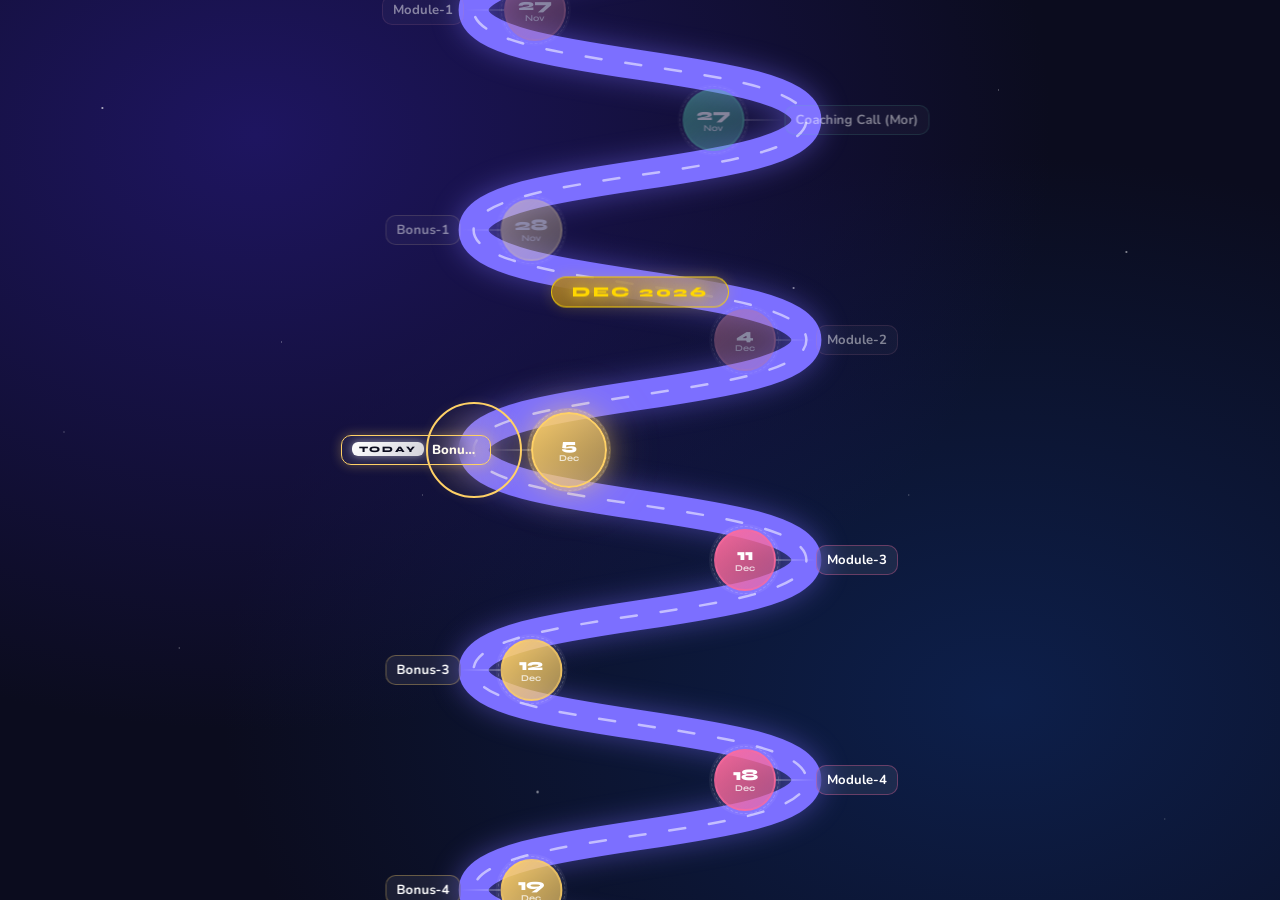
<file: index.html>
<!DOCTYPE html>
<html lang="en">
<head>
<meta charset="UTF-8">
<meta name="viewport" content="width=device-width, initial-scale=1.0, maximum-scale=1.0, user-scalable=no">
<title>Master Your Destiny</title>
<link href="https://fonts.googleapis.com/css2?family=Syne:wght@700;800&family=Nunito:wght@400;600;700&display=swap" rel="stylesheet">
<link rel="stylesheet" href="style.css">
</head>
<body>

<audio id="clickSound" src="click.mp3" preload="auto"></audio>
<div class="stars-bg"></div>

<!-- ═══════════════ ROADMAP VIEW ═══════════════ -->
<div class="view" id="rm-view">

  <!-- sticky header -->
  <div class="rm-header fu">
    <div class="rm-tag">November 2026 – February 2027</div>
    <div class="rm-title">Master Your Destiny</div>

  </div>

  <!-- legend -->
  <div class="legend fu2">
    <div class="lpill"><span class="ldot" style="background:#ff6b9d"></span>Module</div>
    <div class="lpill"><span class="ldot" style="background:#ffd166"></span>Bonus</div>
    <div class="lpill"><span class="ldot" style="background:#06d6a0"></span>Coaching</div>
    <div class="lpill"><span class="ldot" style="background:#a78bfa"></span>Pre-Coaching</div>

  </div>

  <!-- road canvas -->
  <div class="rm-canvas-wrap fu3">
    <div class="rm-canvas" id="rmCanvas">
      <svg class="rm-svg" id="rmSvg" xmlns="http://www.w3.org/2000/svg">
        <path class="r-road" id="roadPath"/>
        <path class="r-dash" id="dashPath"/>
      </svg>
      <div id="milestones"></div>
    </div>
  </div>

</div><!-- /rm-view -->

<!-- ═══════════════ DETAIL VIEW ═══════════════ -->
<div class="view hidden" id="dt-view">
  <div class="dt-topbar">
    <button class="back-btn" onclick="goBack()">←</button>
    <div class="topbar-title" id="dtTopTitle"></div>
  </div>
  <div class="dt-inner">
    <div class="dt-hero fu" id="dtHero"></div>
    <div id="dtBody"></div>
    <div style="height:60px"></div>
  </div>
</div>

<script>
/* ─────────────────────────────────────────────
   MILESTONE DATA
───────────────────────────────────────────── */
const MILESTONES = [
  { date:"Nov 23", mL:"Nov 2026", type:"precoaching", color:"#a78bfa", icon:"🚀", title:"Pre-Coaching Call-1", sub:"Foundation & Orientation", act:[{icon:"🚀",t:"Pre-Coaching Call-1"}], note:[{icon:"💡",t:"Access",d:"Tagmango Portal → Pre-Coaching Call-1"}] },
  { date:"Nov 24", type:"precoaching", color:"#a78bfa", icon:"🚀", title:"Pre-Coaching Call-2", sub:"Setting Your Intentions", act:[{icon:"🚀",t:"Pre-Coaching Call-2"}], note:[{icon:"💡",t:"Access",d:"Tagmango Portal → Pre-Coaching Call-2"}] },
  { date:"Nov 25", type:"precoaching", color:"#a78bfa", icon:"🚀", title:"Pre-Coaching Call-3", sub:"Building the Mindset", act:[{icon:"🚀",t:"Pre-Coaching Call-3"}], note:[{icon:"💡",t:"Access",d:"Tagmango Portal → Pre-Coaching Call-3"}] },
  { date:"Nov 26", type:"precoaching", color:"#a78bfa", icon:"🚀", title:"Pre-Coaching Call-4", sub:"Getting Journey-Ready", act:[{icon:"🚀",t:"Pre-Coaching Call-4"}], note:[{icon:"💡",t:"Access",d:"Tagmango Portal → Pre-Coaching Call-4"}] },
  { date:"Nov 27", type:"module", color:"#ff6b9d", icon:"📚", title:"Module-1", sub:"Creating a Paradigm Shift", act:[{icon:"📖",t:"Module-1: Creating a Paradigm Shift",d:"Creating a Paradigm Shift",tm:"Self-paced"}], note:[{icon:"💡",t:"Access",d:"Tagmango Portal → Module-1"}] },
  { date:"Nov 27", type:"coaching", color:"#06d6a0", icon:"🎙️", title:"Coaching Call (Mor)", sub:"Morning Coaching", act:[{icon:"🎙️",t:"Coaching Call – Morning",d:"Live group coaching.",tm:"9:00 – 11:00 AM"}], note:[{icon:"📞",t:"Coaching Calls",d:"All coaching calls on Sunday 9AM–11AM or 7PM–9PM."}] },
  { date:"Nov 28", type:"bonus", color:"#ffd166", icon:"⭐", title:"Bonus-1", sub:"11 Spiritual Laws of the Universe", act:[{icon:"🎁",t:"Bonus-1: 11 Spiritual Laws of the Universe",d:"11 Spiritual Laws of the Universe",tm:"Self-paced"}], note:[{icon:"💡",t:"Access",d:"Tagmango Portal → Bonus-1"}] },
  { date:"Dec 4", mL:"Dec 2026", type:"module", color:"#ff6b9d", icon:"📚", title:"Module-2", sub:"Manifesting from the Quantum Realm", act:[{icon:"📖",t:"Module-2: Manifesting from the Quantum Realm & Healing The Inner Child",d:"Manifesting from the Quantum Realm & Healing The Inner Child",tm:"Self-paced"}], note:[{icon:"💡",t:"Access",d:"Tagmango Portal → Module-2"}] },
  { date:"Dec 5", type:"bonus", color:"#ffd166", icon:"⭐", title:"Bonus-2", sub:"Opening Your Heart to Divine Love", act:[{icon:"🎁",t:"Bonus-2: Opening Your Heart to the Divine Unconditional Love",d:"Opening Your Heart to the Divine Unconditional Love",tm:"Self-paced"}], note:[{icon:"💡",t:"Access",d:"Tagmango Portal → Bonus-2"}] },
  { date:"Dec 11", type:"module", color:"#ff6b9d", icon:"📚", title:"Module-3", sub:"Identity Shift & Quantum Jumping", act:[{icon:"📖",t:"Module-3: Identity Shift & Quantum Jumping",d:"Identity Shift & Quantum Jumping",tm:"Self-paced"}], note:[{icon:"💡",t:"Access",d:"Tagmango Portal → Module-3"}] },
  { date:"Dec 12", type:"bonus", color:"#ffd166", icon:"⭐", title:"Bonus-3", sub:"Activating Intuition & Inner Wisdom", act:[{icon:"🎁",t:"Bonus-3: Activating Intuition & Inner Wisdom",d:"Activating Intuition & Inner Wisdom",tm:"Self-paced"}], note:[{icon:"💡",t:"Access",d:"Tagmango Portal → Bonus-3"}] },
  { date:"Dec 18", type:"module", color:"#ff6b9d", icon:"📚", title:"Module-4", sub:"Emotional Mastery & Self-concept Rebuild", act:[{icon:"📖",t:"Module-4: Emotional Mastery & Self-concept Rebuild",d:"Emotional Mastery & Self-concept Rebuild",tm:"Self-paced"}], note:[{icon:"💡",t:"Access",d:"Tagmango Portal → Module-4"}] },
  { date:"Dec 19", type:"bonus", color:"#ffd166", icon:"⭐", title:"Bonus-4", sub:"Emotional Freedom Technique (EFT)", act:[{icon:"🎁",t:"Bonus-4: Emotional Freedom Technique (EFT)",d:"Emotional Freedom Technique (EFT)",tm:"Self-paced"}], note:[{icon:"💡",t:"Access",d:"Tagmango Portal → Bonus-4"}] },
  { date:"Dec 20", type:"coaching", color:"#06d6a0", icon:"🎙️", title:"Coaching Call (Mor)", sub:"Morning Coaching", act:[{icon:"🎙️",t:"Coaching Call – Morning",d:"Live group coaching.",tm:"9:00 – 11:00 AM"}], note:[{icon:"📞",t:"Coaching Calls",d:"All coaching calls on Sunday 9AM–11AM or 7PM–9PM."}] },
  { date:"Dec 25", type:"module", color:"#ff6b9d", icon:"📚", title:"Module-5", sub:"Releasing Blocks & Building Mental Resilience", act:[{icon:"📖",t:"Module-5: Releasing Blocks & Building Mental Resilience",d:"Releasing Blocks & Building Mental Resilience",tm:"Self-paced"}], note:[{icon:"💡",t:"Access",d:"Tagmango Portal → Module-5"}] },
  { date:"Dec 26", type:"bonus", color:"#ffd166", icon:"⭐", title:"Bonus-5", sub:"Guided Meditation for Quantum Healing", act:[{icon:"🎁",t:"Bonus-5: Guided Meditation for Quantum Healing",d:"Guided Meditation for Quantum Healing",tm:"Self-paced"}], note:[{icon:"💡",t:"Access",d:"Tagmango Portal → Bonus-5"}] },
  { date:"Jan 1", yr:2027, mL:"Jan 2027", type:"module", color:"#ff6b9d", icon:"📚", title:"Module-6", sub:"Belief Rewiring & Living from the End", act:[{icon:"📖",t:"Module-6: Belief Rewiring & Living from the End",d:"Belief Rewiring & Living from the End",tm:"Self-paced"}], note:[{icon:"💡",t:"Access",d:"Tagmango Portal → Module-6"}] },
  { date:"Jan 2", yr:2027, type:"bonus", color:"#ffd166", icon:"⭐", title:"Bonus-6", sub:"Chakra Balancing & Cleansing", act:[{icon:"🎁",t:"Bonus-6: Guided Meditation for Chakra Balancing & Chakra Cleansing",d:"Guided Meditation for Chakra Balancing & Chakra Cleansing",tm:"Self-paced"}], note:[{icon:"💡",t:"Access",d:"Tagmango Portal → Bonus-6"}] },
  { date:"Jan 3", yr:2027, type:"coaching", color:"#06d6a0", icon:"🎙️", title:"Coaching Call (Eve)", sub:"Group Coaching", act:[{icon:"🎙️",t:"Coaching Call – Evening",d:"Live group coaching.",tm:"7:00 – 9:00 PM"}], note:[{icon:"📞",t:"Coaching Calls",d:"All coaching calls on Sunday 9AM–11AM or 7PM–9PM."}] },
  { date:"Jan 8", yr:2027, type:"module", color:"#ff6b9d", icon:"📚", title:"Module-7", sub:"Reclaiming Your Power", act:[{icon:"📖",t:"Module-7: Reclaiming Your Power",d:"Reclaiming Your Power",tm:"Self-paced"}], note:[{icon:"💡",t:"Access",d:"Tagmango Portal → Module-7"}] },
  { date:"Jan 9", yr:2027, type:"bonus", color:"#ffd166", icon:"🌟", title:"Bonus-Special-1", sub:"Ancestral & Generational Trauma Healing", act:[{icon:"🌟",t:"Special Bonus: Ancestral & Generational Trauma Healing",d:"Ancestral & Generational Trauma Healing",tm:"Self-paced"}], note:[{icon:"💡",t:"Access",d:"Tagmango Portal → Bonus-Special-1"}] },
  { date:"Jan 15", yr:2027, type:"module", color:"#ff6b9d", icon:"📚", title:"Module-8", sub:"Energetic Alignment & Daily Rituals", act:[{icon:"📖",t:"Module-8: Energetic Alignment & Daily Rituals",d:"Energetic Alignment & Daily Rituals",tm:"Self-paced"}], note:[{icon:"💡",t:"Access",d:"Tagmango Portal → Module-8"}] },
  { date:"Jan 16", yr:2027, type:"bonus", color:"#ffd166", icon:"⭐", title:"Bonus-Special-2", sub:"Guided Meditation on Anxiety & Stress Relief", act:[{icon:"🌟",t:"Special Bonus-2: Guided Meditation on Anxiety & Stress Relief",d:"Guided Meditation on Anxiety & Stress Relief",tm:"Self-paced"}], note:[{icon:"💡",t:"Access",d:"Tagmango Portal → Bonus-Special-2"}] },
  { date:"Jan 22", yr:2027, type:"module", color:"#ff6b9d", icon:"📚", title:"Module-9", sub:"Embodiment of the Future Self", act:[{icon:"📖",t:"Module-9: Embodiment of the Future Self",d:"Embodiment of the Future Self",tm:"Self-paced"}], note:[{icon:"💡",t:"Access",d:"Tagmango Portal → Module-9"}] },
  { date:"Jan 23", yr:2027, type:"bonus", color:"#ffd166", icon:"🌟", title:"Bonus-Special-3", sub:"Guided Meditation on Letting Go", act:[{icon:"🌟",t:"Special Bonus-3: Guided Meditation on Letting Go",d:"Guided Meditation on Letting Go",tm:"Self-paced"}], note:[{icon:"💡",t:"Access",d:"Tagmango Portal → Bonus-Special-3"}] },
  { date:"Jan 24", yr:2027, type:"coaching", color:"#06d6a0", icon:"🎙️", title:"Coaching Call (Mor)", sub:"Morning Coaching", act:[{icon:"🎙️",t:"Coaching Call – Morning",d:"Live group coaching.",tm:"9:00 – 11:00 AM"}], note:[{icon:"📞",t:"Coaching Calls",d:"All coaching calls on Sunday 9AM–11AM or 7PM–9PM."}] },
  { date:"Jan 29", yr:2027, type:"module", color:"#ff6b9d", icon:"📚", title:"Module-10", sub:"Heart Brain Coherence & Intuition Activation", act:[{icon:"📖",t:"Module-10: Heart Brain Coherence & Intuition Activation",d:"Heart Brain Coherence & Intuition Activation",tm:"Self-paced"}], note:[{icon:"💡",t:"Access",d:"Tagmango Portal → Module-10"}] },
  { date:"Feb 5", yr:2027, mL:"Feb 2027", type:"module", color:"#ff6b9d", icon:"📚", title:"Module-11", sub:"Manifestation From Wholeness", act:[{icon:"📖",t:"Module-11: Manifestation From Wholeness",d:"Manifestation From Wholeness",tm:"Self-paced"}], note:[{icon:"💡",t:"Access",d:"Tagmango Portal → Module-11"}] },
  { date:"Feb 7", yr:2027, type:"coaching", color:"#06d6a0", icon:"🎙️", title:"Coaching Call (Eve)", sub:"Group Coaching", act:[{icon:"🎙️",t:"Coaching Call – Evening",d:"Live group coaching.",tm:"7:00 – 9:00 PM"}], note:[{icon:"📞",t:"Coaching Calls",d:"All coaching calls on Sunday 9AM–11AM or 7PM–9PM."}] },
  { date:"Feb 12", yr:2027, type:"module", color:"#ff6b9d", icon:"📚", title:"Module-12", sub:"Integration, Expansion & Destiny Blueprint", act:[{icon:"📖",t:"Module-12: Integration, Expansion & Destiny Blueprint",d:"Integration, Expansion & Destiny Blueprint",tm:"Self-paced"}], note:[{icon:"💡",t:"Access",d:"Tagmango Portal → Module-12"}] },
  { date:"Feb 28", yr:2027, type:"coaching", color:"#06d6a0", icon:"🎙️", title:"Coaching Call (Mor)", sub:"Morning Coaching", act:[{icon:"🎙️",t:"Coaching Call – Morning",d:"Live group coaching.",tm:"9:00 – 11:00 AM"}], note:[{icon:"📞",t:"Coaching Calls",d:"All coaching calls on Sunday 9AM–11AM or 7PM–9PM."}] },
];

/* ─────────────────────────────────────────────
   CURRENT DAY DETECTION
   Parses each milestone's date string and
   compares to today. Works automatically every
   day — zero manual editing needed.
───────────────────────────────────────────── */
const MONTH_MAP = {
  'Jan':0,'Feb':1,'Mar':2,'Apr':3,'May':4,'Jun':5,
  'Jul':6,'Aug':7,'Sep':8,'Oct':9,'Nov':10,'Dec':11
};

function parseMilestoneDate(dateStr, yr) {
  // e.g. "May 6" → Date(2026, 4, 6). Pass yr for entries that fall in 2027.
  const [mon, day] = dateStr.split(' ');
  return new Date(yr || 2026, MONTH_MAP[mon], parseInt(day, 10));
}

function getMilestoneStatus(dateStr, yr) {
  const today = new Date();
  today.setHours(0, 0, 0, 0);
  const mDate = parseMilestoneDate(dateStr, yr);
  if (mDate.getTime() === today.getTime()) return 'today';
  if (mDate < today) return 'past';
  return 'future';
}

/* Find the first "today" milestone index — only exact date match */
function getTodayIndex() {
  for (let i = 0; i < MILESTONES.length; i++) {
    if (getMilestoneStatus(MILESTONES[i].date, MILESTONES[i].yr) === 'today') return i;
  }
  return -1; // today is not a milestone date
}

/* ─────────────────────────────────────────────
   LAYOUT — responsive, computed once on render
───────────────────────────────────────────── */
function getLayout() {
  const vw      = window.innerWidth;
  const mobile  = vw < 600;
  const CW      = Math.min(vw, 520);
  const SWING   = mobile ? CW * 0.28 : CW * 0.32;
  const SPACING = mobile ? 90 : 110;
  /* ↑↑ TOP_PAD increased by 60px to create breathing room for the flag */
  const TOP_PAD = mobile ? 170 : 190;
  const BOT_PAD = mobile ? 110 : 130;
  const CX      = CW / 2;
  return { CW, SWING, SPACING, TOP_PAD, BOT_PAD, CX, mobile };
}

function getX(i, layout) {
  return (i % 2 === 0)
    ? layout.CX - layout.SWING
    : layout.CX + layout.SWING;
}

function buildPath(layout) {
  const { SPACING, TOP_PAD, BOT_PAD, CW } = layout;
  const N   = MILESTONES.length;
  const CH  = TOP_PAD + (N - 1) * SPACING + BOT_PAD;
  const pts = MILESTONES.map((_, i) => ({
    x: getX(i, layout),
    y: TOP_PAD + i * SPACING
  }));

  let d = `M ${pts[0].x} ${TOP_PAD - 55}`;

  pts.forEach((p, i) => {
    if (i === 0) {
      d += ` L ${p.x} ${p.y}`;
    } else {
      const prev = pts[i - 1];
      const c1x = prev.x, c1y = prev.y + SPACING * 0.55;
      const c2x = p.x,    c2y = p.y   - SPACING * 0.55;
      d += ` C ${c1x} ${c1y}, ${c2x} ${c2y}, ${p.x} ${p.y}`;
    }
  });

  const last = pts[N - 1];
  d += ` L ${last.x} ${CH - BOT_PAD + 55}`;

  return { d, pts, CH };
}

/* ─────────────────────────────────────────────
   RENDER
───────────────────────────────────────────── */
let todayMilestoneEl = null; // reference for auto-scroll

function renderRoadmap() {
  todayMilestoneEl = null;
  const layout = getLayout();
  const { CW, TOP_PAD, BOT_PAD, mobile } = layout;
  const { d, pts, CH } = buildPath(layout);

  const circleSize = mobile ? 52 : 62;
  const armW       = mobile ? 28 : 40;
  const labelMax   = mobile ? 110 : 150;
  const flagSize   = mobile ? 48 : 64;
  const trophySize = mobile ? '2.6rem' : '3.6rem';

  const svg = document.getElementById('rmSvg');
  svg.setAttribute('viewBox', `0 0 ${CW} ${CH}`);

  const canvas = document.getElementById('rmCanvas');
  canvas.style.width  = CW + 'px';
  canvas.style.height = CH + 'px';

  document.getElementById('roadPath').setAttribute('d', d);
  document.getElementById('dashPath').setAttribute('d', d);

  const wrap = document.getElementById('milestones');
  wrap.innerHTML = '';

  /* ── CHEQUERED FLAG ────────────────────────────────────── */
  const flagX = pts[0].x;
  const flagY = TOP_PAD - 55;
  const flagEl = document.createElement('div');
  flagEl.className = 'road-flag';
  flagEl.style.left = (flagX / CW * 100) + '%';
  flagEl.style.top  = (flagY / CH * 100) + '%';
  flagEl.innerHTML = `
    <svg class="flag-svg" style="width:${flagSize}px;height:${Math.round(flagSize*0.67)}px" viewBox="0 0 56 38" xmlns="http://www.w3.org/2000/svg">
      <rect width="56" height="38" fill="#fff"/>
      <rect x="0"  y="0"  width="14" height="12" fill="#111"/>
      <rect x="28" y="0"  width="14" height="12" fill="#111"/>
      <rect x="14" y="12" width="14" height="13" fill="#111"/>
      <rect x="42" y="12" width="14" height="13" fill="#111"/>
      <rect x="0"  y="25" width="14" height="13" fill="#111"/>
      <rect x="28" y="25" width="14" height="13" fill="#111"/>
    </svg>
    <div class="flag-pole"></div>
    <div class="flag-label">START</div>
  `;
  wrap.appendChild(flagEl);

  /* ── MILESTONES ─────────────────────────────────────── */
  let lastMonth = '';
  const todayIdx = getTodayIndex();

  MILESTONES.forEach((m, i) => {
    const p      = pts[i];
    const side   = (i % 2 === 0) ? 'left' : 'right';
    const status = getMilestoneStatus(m.date, m.yr);
    const isToday = (status === 'today');
    // Only highlight if today exactly matches this milestone's date
    const isHighlighted = isToday;

    /* Month banner */
    if (m.mL && m.mL !== lastMonth) {
      lastMonth = m.mL;
      const mdiv = document.createElement('div');
      mdiv.className = 'month-divider';
      mdiv.style.top  = ((p.y - 48) / CH * 100) + '%';
      mdiv.style.left = '50%';
      mdiv.textContent = m.mL;
      wrap.appendChild(mdiv);
    }

    /* TODAY badge (only for exact today or nearest) */
    let todayBadgeHtml = '';
    if (isHighlighted) {
      todayBadgeHtml = `<div class="today-badge">TODAY</div>`;
    }

    const todayCircleSize = isHighlighted ? Math.round(circleSize * 1.22) : circleSize;

    const [mon, day] = m.date.split(' ');
    const el = document.createElement('div');

    // Build class list
    let classStr = `ms ${side}`;
    if (status === 'past') classStr += ' ms-past';
    if (isHighlighted)     classStr += ' ms-today';

    el.className = classStr;
    el.style.cssText = `
      left:${(p.x / CW * 100)}%;
      top:${(p.y / CH * 100)}%;
      --circle:${todayCircleSize}px;
      --arm:${armW}px;
      --lmax:${labelMax}px;
    `;

    el.innerHTML = `
      ${isHighlighted ? '<div class="today-pulse-ring" style="--tcolor:' + m.color + '"></div>' : ''}
      ${isHighlighted ? '<div class="today-glow-ring" style="--tcolor:' + m.color + '"></div>' : ''}
      <div class="ms-circle" style="background:linear-gradient(135deg,${m.color}ee,${m.color}99);border-color:${isHighlighted ? m.color : m.color+'88'};${isHighlighted ? 'box-shadow:0 0 0 4px '+m.color+'44,0 0 28px '+m.color+'88,0 0 56px '+m.color+'44;' : ''}">
        <span class="ms-day">${day}</span>
        <span class="ms-mon">${mon}</span>
      </div>
      <div class="ms-arm"></div>
      <div class="ms-label" style="border-color:${m.color}55;${isHighlighted ? 'border-color:'+m.color+';box-shadow:0 0 12px '+m.color+'55;' : ''}">
        ${todayBadgeHtml}
        ${m.title}
      </div>
    `;

    el.onclick = () => { playClick(); showDetail(m); };
    wrap.appendChild(el);

    if (isHighlighted) todayMilestoneEl = el;
  });

  /* ── TROPHY ──────────────────────────────────────────── */
  const lp = pts[pts.length - 1];
  const tEl = document.createElement('div');
  tEl.className = 'road-trophy';
  tEl.style.left = (lp.x / CW * 100) + '%';
  tEl.style.top  = ((lp.y + 60) / CH * 100) + '%';
  tEl.innerHTML = `
    <div class="trophy-glow"></div>
    <div class="trophy-icon" style="font-size:${trophySize}">🏆</div>
    <div class="trophy-label">YOU DID IT!</div>
  `;
  wrap.appendChild(tEl);

  /* Auto-scroll to today's milestone after render */
  if (todayMilestoneEl) {
    requestAnimationFrame(() => {
      setTimeout(() => scrollToToday(), 400);
    });
  }
}

/* ─────────────────────────────────────────────
   AUTO-SCROLL TO TODAY
───────────────────────────────────────────── */
function scrollToToday() {
  if (!todayMilestoneEl) return;
  const view = document.getElementById('rm-view');
  const elRect   = todayMilestoneEl.getBoundingClientRect();
  const viewRect  = view.getBoundingClientRect();
  const target    = view.scrollTop + (elRect.top - viewRect.top) - (viewRect.height / 2) + (elRect.height / 2);
  view.scrollTo({ top: Math.max(0, target), behavior: 'smooth' });
}

/* ─────────────────────────────────────────────
   AUDIO
───────────────────────────────────────────── */
function playClick() {
  try {
    const a = document.getElementById('clickSound');
    a.currentTime = 0;
    a.play().catch(() => {});
  } catch(e) {}
}

/* ─────────────────────────────────────────────
   DETAIL VIEW
───────────────────────────────────────────── */
function showDetail(m) {
  document.getElementById('rm-view').classList.add('hidden');
  const dv = document.getElementById('dt-view');
  dv.classList.remove('hidden');
  dv.scrollTop = 0;

  const status = getMilestoneStatus(m.date, m.yr);
  const statusBadge = status === 'today'
    ? `<div class="dt-today-badge">🎯 TODAY</div>`
    : status === 'past'
    ? `<div class="dt-past-badge">✅ Completed</div>`
    : '';

  document.getElementById('dtTopTitle').textContent = m.title;
  document.getElementById('dtHero').innerHTML = `
    <span class="dt-icon">${m.icon}</span>
    <div class="dt-badge">
      <div class="dt-badge-dot" style="background:${m.color}"></div>
      ${m.type.charAt(0).toUpperCase() + m.type.slice(1)}
    </div>
    ${statusBadge}
    <div class="dt-h2" style="color:${m.color}">${m.title}</div>
    <div class="dt-date">📅 ${m.date}, ${m.yr || 2026} &nbsp;·&nbsp; ${m.sub}</div>
  `;

  let html = '';
  if (m.act.length) {
    html += `<div class="dt-section"><div class="dt-section-label">Today's Activities</div><div class="act-list">`;
    m.act.forEach(a => {
      html += `
        <div class="act-card" style="border-color:${m.color}33;--accent:${m.color};">
          <span class="act-icon">${a.icon}</span>
          <div class="act-title">${a.t}</div>
          ${a.tm ? `<div class="act-time" style="color:${m.color}">⏰ ${a.tm}</div>` : ''}
        </div>`;
    });
    html += `</div></div>`;
  }
  if (m.note.length) {
    html += `<div class="dt-section"><div class="dt-section-label">Notes</div>`;
    m.note.forEach(n => {
      const isAccess = n.t === 'Access';
      html += `
        <div class="info-card" style="border-color:${m.color}33;">
          <div class="info-card-icon">${n.icon}</div>
          <div style="width:100%">
            <h4>${n.t}</h4><p>${n.d}</p>
            ${isAccess ? `<a href="https://masterclass.holistictherapistgayathri.com/web/login" target="_blank" rel="noopener" class="tagmango-btn" style="--btn-color:${m.color}">Click here to access Tagmango Portal &#8594;</a>` : ''}
          </div>
        </div>`;
    });
    html += `</div>`;
  }
  document.getElementById('dtBody').innerHTML = html;
}

function goBack() {
  document.getElementById('dt-view').classList.add('hidden');
  document.getElementById('rm-view').classList.remove('hidden');
}

/* ─────────────────────────────────────────────
   INIT + RESIZE
───────────────────────────────────────────── */
renderRoadmap();
let resizeTimer;
window.addEventListener('resize', () => {
  clearTimeout(resizeTimer);
  resizeTimer = setTimeout(renderRoadmap, 150);
});
</script>
</body>
</html>
</file>
<file: style.css>
/* ══════════════════════════════════════════
   RESET
══════════════════════════════════════════ */
*, *::before, *::after {
  margin: 0; padding: 0;
  box-sizing: border-box;
  -webkit-tap-highlight-color: transparent;
}

/* ══════════════════════════════════════════
   ROOT VARS
══════════════════════════════════════════ */
:root {
  --bg:        #0b0c1e;
  --road:      #7c6fff;
  --road-glow: rgba(124,111,255,0.45);
  --dash:      rgba(255,255,255,0.55);
  --text:      #f4f2ff;
  --muted:     rgba(244,242,255,0.48);
  --card:      rgba(255,255,255,0.07);
  --border:    rgba(255,255,255,0.09);
}

/* ══════════════════════════════════════════
   BASE
══════════════════════════════════════════ */
html, body {
  width: 100%; height: 100%;
  overflow: hidden;
  font-family: 'Nunito', sans-serif;
  color: var(--text);
  background: var(--bg);
}

/* ══════════════════════════════════════════
   STARFIELD
══════════════════════════════════════════ */
.stars-bg {
  position: fixed; inset: 0;
  pointer-events: none; z-index: 0;
  background:
    radial-gradient(ellipse at 20% 15%, #1e1560 0%, transparent 55%),
    radial-gradient(ellipse at 78% 78%, #0d1f4a 0%, transparent 55%),
    var(--bg);
}
.stars-bg::after {
  content: '';
  position: absolute; inset: 0;
  background-image:
    radial-gradient(1.5px 1.5px at  8% 12%, rgba(255,255,255,.9) 0%, transparent 100%),
    radial-gradient(1px   1px   at 22% 38%, rgba(255,255,255,.5) 0%, transparent 100%),
    radial-gradient(2px   2px   at 55%  8%, rgba(255,255,255,.8) 0%, transparent 100%),
    radial-gradient(1px   1px   at 71% 55%, rgba(255,255,255,.4) 0%, transparent 100%),
    radial-gradient(1.5px 1.5px at 88% 28%, rgba(255,255,255,.7) 0%, transparent 100%),
    radial-gradient(1px   1px   at 14% 72%, rgba(255,255,255,.5) 0%, transparent 100%),
    radial-gradient(2px   2px   at 42% 88%, rgba(255,255,255,.6) 0%, transparent 100%),
    radial-gradient(1px   1px   at 91% 91%, rgba(255,255,255,.3) 0%, transparent 100%),
    radial-gradient(1px   1px   at 33% 55%, rgba(255,255,255,.4) 0%, transparent 100%),
    radial-gradient(1.5px 1.5px at 62% 32%, rgba(255,255,255,.7) 0%, transparent 100%),
    radial-gradient(1px   1px   at  5% 48%, rgba(255,255,255,.4) 0%, transparent 100%),
    radial-gradient(1px   1px   at 78% 10%, rgba(255,255,255,.5) 0%, transparent 100%);
}

/* ══════════════════════════════════════════
   VIEWS
══════════════════════════════════════════ */
.view {
  position: fixed; inset: 0; z-index: 1;
  overflow-y: auto; overflow-x: hidden;
  -webkit-overflow-scrolling: touch;
  scroll-behavior: smooth;
}
.view::-webkit-scrollbar { display: none; }
.view.hidden { display: none; }

/* ══════════════════════════════════════════
   ROADMAP HEADER
══════════════════════════════════════════ */
.rm-header {
  position: relative; z-index: 2;
  padding: 32px 20px 12px;
  text-align: center;
}

.rm-tag {
  display: inline-block;
  background: linear-gradient(135deg, #a78bfa, #7c6fff);
  color: #fff;
  font-size: 10px; font-weight: 700;
  letter-spacing: 3px; text-transform: uppercase;
  padding: 5px 16px; border-radius: 20px;
  margin-bottom: 12px;
}

.rm-title {
  font-family: 'Syne', sans-serif;
  font-size: clamp(1.8rem, 7vw, 3.2rem);
  font-weight: 800; line-height: 1.1;
  background: linear-gradient(135deg, #fff 0%, #a78bfa 50%, #ff6b9d 100%);
  -webkit-background-clip: text;
  -webkit-text-fill-color: transparent;
  background-clip: text;
  margin-bottom: 6px;
}

.rm-sub {
  color: var(--muted);
  font-size: clamp(.72rem, 2.5vw, .9rem);
  letter-spacing: .4px;
}

/* ══════════════════════════════════════════
   LEGEND
══════════════════════════════════════════ */
.legend {
  display: flex; flex-wrap: wrap; gap: 6px;
  justify-content: center;
  padding: 10px 16px 4px;
  position: relative; z-index: 2;
}

.lpill {
  display: flex; align-items: center; gap: 5px;
  background: var(--card); border: 1px solid var(--border);
  border-radius: 20px;
  padding: 5px 12px;
  font-size: clamp(.6rem, 2vw, .78rem);
  color: var(--muted);
  white-space: nowrap;
}

.ldot { width: 8px; height: 8px; border-radius: 50%; flex-shrink: 0; }

/* ══════════════════════════════════════════
   CANVAS WRAPPER — centres the road
══════════════════════════════════════════ */
.rm-canvas-wrap {
  position: relative; z-index: 2;
  width: 100%;
  padding: 10px 0 40px;
  display: flex;
  justify-content: center;
  /* prevent horizontal overflow */
  overflow-x: hidden;
}

.rm-canvas {
  position: relative;
  /* width + height are set by JS */
}

.rm-svg {
  position: absolute; top: 0; left: 0;
  width: 100%; height: 100%;
  overflow: visible;
}

/* ══════════════════════════════════════════
   ROAD STROKES
══════════════════════════════════════════ */
.r-road {
  fill: none;
  stroke: var(--road);
  stroke-width: 30;
  stroke-linecap: round;
  stroke-linejoin: round;
  filter: drop-shadow(0 0 14px var(--road-glow));
}

.r-dash {
  fill: none;
  stroke: var(--dash);
  stroke-width: 2.5;
  stroke-linecap: round;
  stroke-dasharray: 16 24;
  animation: dashFlow 1.6s linear infinite;
}

@keyframes dashFlow { to { stroke-dashoffset: -80; } }

/* ══════════════════════════════════════════
   MONTH DIVIDER  (gold, fully visible)
══════════════════════════════════════════ */
.month-divider {
  position: absolute;
  /* centred horizontally on its left:50% */
  transform: translate(-50%, -50%);
  z-index: 8;

  background: linear-gradient(135deg, rgba(184,134,11,.8), rgba(255,215,0,.25));
  border: 1.5px solid rgba(255,215,0,.85);
  color: #ffd700;

  font-family: 'Syne', sans-serif;
  font-size: clamp(.72rem, 2.5vw, .88rem);
  font-weight: 800;
  letter-spacing: 2.5px;
  text-transform: uppercase;

  padding: 6px 20px;
  border-radius: 24px;
  white-space: nowrap;
  backdrop-filter: blur(12px);
  text-shadow: 0 0 12px rgba(255,215,0,.7);
  box-shadow: 0 0 16px rgba(255,215,0,.2);
}

/* ══════════════════════════════════════════
   CHEQUERED FLAG
   — transform: translate(-50%, -100%) means
     the BOTTOM of the pole aligns with top
     of the road. No overlap with milestones.
══════════════════════════════════════════ */
.road-flag {
  position: absolute;
  /* bottom of element sits at the road-start y */
  transform: translate(-50%, -100%);
  display: flex;
  flex-direction: column;
  align-items: center;
  z-index: 9;
  gap: 0;
}

.flag-svg {
  border-radius: 3px;
  order: 1;
  flex-shrink: 0;
  filter: drop-shadow(0 3px 8px rgba(0,0,0,.7));
}

.flag-pole {
  width: 3px; height: 34px;
  background: linear-gradient(to bottom, #ddd, #777);
  border-radius: 3px;
  order: 2;
  flex-shrink: 0;
}

.flag-label {
  order: 3;
  font-family: 'Syne', sans-serif;
  font-size: .68rem; font-weight: 800;
  letter-spacing: 2px; color: #fff;
  background: rgba(255,255,255,.12);
  border: 1px solid rgba(255,255,255,.22);
  border-radius: 8px;
  padding: 3px 10px;
  margin-top: 5px;
  white-space: nowrap;
}

/* ══════════════════════════════════════════
   TROPHY
══════════════════════════════════════════ */
.road-trophy {
  position: absolute;
  transform: translate(-50%, -50%);
  display: flex; flex-direction: column; align-items: center;
  z-index: 9;
  animation: trophyPulse 2.5s ease-in-out infinite;
}

.trophy-glow {
  position: absolute;
  width: 90px; height: 90px; border-radius: 50%;
  background: radial-gradient(circle, rgba(255,215,0,.45) 0%, transparent 70%);
  animation: trophyGlow 2.5s ease-in-out infinite;
}

.trophy-icon {
  position: relative; z-index: 1;
  filter: drop-shadow(0 0 16px rgba(255,215,0,.8));
}

.trophy-label {
  font-family: 'Syne', sans-serif;
  font-size: clamp(.7rem, 2.5vw, .85rem);
  font-weight: 800; letter-spacing: 3px;
  color: #ffd700;
  text-shadow: 0 0 12px rgba(255,215,0,.8);
  margin-top: 7px; white-space: nowrap;
}

@keyframes trophyPulse {
  0%,100% { transform: translate(-50%,-50%) scale(1); }
  50%      { transform: translate(-50%,-50%) scale(1.1); }
}
@keyframes trophyGlow {
  0%,100% { opacity:.6; transform: scale(1); }
  50%      { opacity:1;  transform: scale(1.35); }
}

/* ══════════════════════════════════════════
   MILESTONE NODE
   Uses CSS custom props set inline by JS:
     --circle  (circle diameter)
     --arm     (arm width)
     --lmax    (label max-width)
══════════════════════════════════════════ */
.ms {
  position: absolute;
  transform: translate(-50%, -50%);
  display: flex; align-items: center;
  cursor: pointer; z-index: 5;
  /* no gap — arm handles spacing */
}

.ms.left  { flex-direction: row-reverse; }
.ms.right { flex-direction: row; }

.ms-circle {
  width: var(--circle, 56px);
  height: var(--circle, 56px);
  border-radius: 50%;
  display: flex; align-items: center;
  justify-content: center; flex-direction: column;
  font-family: 'Syne', sans-serif; font-weight: 700;
  color: #fff; line-height: 1;
  border: 2.5px solid rgba(255,255,255,.3);
  box-shadow: 0 0 0 5px rgba(255,255,255,.06);
  transition: transform .2s;
  flex-shrink: 0;
  position: relative;
}

.ms-circle::after {
  content: '';
  position: absolute; inset: -5px; border-radius: 50%;
  border: 1.5px dashed rgba(255,255,255,.18);
  animation: spinDash 7s linear infinite;
}

@keyframes spinDash { to { transform: rotate(360deg); } }

.ms:active .ms-circle { transform: scale(1.14); }

.ms-arm {
  height: 2px;
  width: var(--arm, 32px);
  flex-shrink: 0;
}
.ms.right .ms-arm {
  background: linear-gradient(to right, rgba(255,255,255,.28), transparent);
}
.ms.left .ms-arm {
  background: linear-gradient(to left, rgba(255,255,255,.28), transparent);
}

.ms-label {
  font-size: clamp(.65rem, 2.2vw, .82rem);
  font-weight: 700; color: #fff;
  background: var(--card);
  border: 1px solid var(--border);
  border-radius: 10px;
  padding: 5px 10px;
  white-space: nowrap;
  max-width: var(--lmax, 130px);
  overflow: hidden; text-overflow: ellipsis;
  backdrop-filter: blur(10px);
  transition: transform .2s;
}
.ms:active .ms-label { transform: scale(0.96); }

.ms-day { font-size: 1rem; font-weight: 800; }
.ms-mon { font-size: .56rem; opacity: .75; margin-top: 1px; }

/* ══════════════════════════════════════════
   DETAIL VIEW
══════════════════════════════════════════ */
.dt-topbar {
  position: sticky; top: 0; z-index: 10;
  display: flex; align-items: center; gap: 12px;
  padding: 14px 20px;
  background: rgba(11,12,30,.9);
  backdrop-filter: blur(24px);
  border-bottom: 1px solid var(--border);
}

.back-btn {
  width: 40px; height: 40px; border-radius: 50%;
  background: var(--card); border: 1px solid var(--border);
  color: var(--text); font-size: 1.2rem;
  display: flex; align-items: center; justify-content: center;
  cursor: pointer; flex-shrink: 0;
  transition: background .2s;
}
.back-btn:active { background: rgba(255,255,255,.15); }

.topbar-title {
  font-family: 'Syne', sans-serif;
  font-size: clamp(.88rem, 3vw, 1.1rem);
  font-weight: 700; color: var(--text);
}

.dt-inner {
  max-width: 680px;
  margin: 0 auto;
  padding: 0 16px;
}

.dt-hero {
  padding: 34px 16px 24px;
  text-align: center;
}

.dt-icon { font-size: clamp(2.4rem, 8vw, 3.6rem); display: block; margin-bottom: 14px; }

.dt-badge {
  display: inline-flex; align-items: center; gap: 7px;
  padding: 5px 16px; border-radius: 22px;
  font-size: clamp(.72rem, 2.4vw, .84rem); font-weight: 700;
  background: var(--card); border: 1px solid var(--border);
  color: #fff; margin-bottom: 14px;
}

.dt-badge-dot { width: 9px; height: 9px; border-radius: 50%; }

.dt-h2 {
  font-family: 'Syne', sans-serif;
  font-size: clamp(1.5rem, 5vw, 2.1rem);
  font-weight: 800; line-height: 1.15; margin-bottom: 7px;
}

.dt-date { color: var(--muted); font-size: clamp(.78rem, 2.5vw, .9rem); }

/* ── Detail Sections ── */
.dt-section { padding: 0 0 12px; }

.dt-section-label {
  font-size: clamp(.62rem, 2vw, .72rem);
  font-weight: 700; letter-spacing: 2.5px;
  text-transform: uppercase; color: var(--muted);
  margin-bottom: 12px; padding-bottom: 8px;
  border-bottom: 1px solid var(--border);
}

.act-list { display: flex; flex-direction: column; gap: 10px; margin-bottom: 22px; }

.act-card {
  background: var(--card); border: 1px solid var(--border);
  border-radius: 16px; padding: 16px;
  position: relative; overflow: hidden;
  transition: transform .15s;
}
.act-card::before {
  content: '';
  position: absolute; left: 0; top: 0; bottom: 0;
  width: 4px; border-radius: 16px 0 0 16px;
  background: var(--accent, #7c6fff);
}
.act-card:active { transform: scale(.98); }

.act-icon  { font-size: clamp(1.3rem, 4vw, 1.7rem); margin-bottom: 8px; display: block; }
.act-title { font-size: clamp(.84rem, 2.8vw, .96rem); font-weight: 700; color: var(--text); margin-bottom: 4px; }
.act-desc  { font-size: clamp(.74rem, 2.4vw, .84rem); color: var(--muted); line-height: 1.6; }

.act-time {
  margin-top: 10px; display: inline-block;
  font-size: clamp(.64rem, 2vw, .74rem); font-weight: 700;
  padding: 4px 10px; border-radius: 8px;
  background: rgba(255,255,255,.07);
}

.info-card {
  background: var(--card); border: 1px solid var(--border);
  border-radius: 16px; padding: 16px;
  display: flex; gap: 14px; align-items: flex-start;
  margin-bottom: 12px;
}
.info-card-icon { font-size: clamp(1.3rem, 4vw, 1.6rem); flex-shrink: 0; }
.info-card h4   { font-size: clamp(.82rem, 2.6vw, .92rem); font-weight: 700; margin-bottom: 4px; }
.info-card p    { font-size: clamp(.72rem, 2.3vw, .82rem); color: var(--muted); line-height: 1.6; }

/* ══════════════════════════════════════════
   CURRENT DAY — TODAY badge on label
══════════════════════════════════════════ */
.today-badge {
  display: inline-block;
  background: linear-gradient(135deg, #fff 0%, #ffffffcc 100%);
  color: #0b0c1e;
  font-family: 'Syne', sans-serif;
  font-size: .52rem;
  font-weight: 800;
  letter-spacing: 1.8px;
  padding: 2px 7px;
  border-radius: 6px;
  margin-bottom: 3px;
  vertical-align: middle;
  margin-right: 4px;
  box-shadow: 0 0 8px rgba(255,255,255,.5);
  animation: todayBadgePulse 2s ease-in-out infinite;
}

@keyframes todayBadgePulse {
  0%,100% { box-shadow: 0 0 8px rgba(255,255,255,.5); }
  50%      { box-shadow: 0 0 18px rgba(255,255,255,.9); }
}

/* ══════════════════════════════════════════
   CURRENT DAY — pulsing ring around circle
══════════════════════════════════════════ */
.today-pulse-ring {
  position: absolute;
  width: calc(var(--circle, 56px) + 20px);
  height: calc(var(--circle, 56px) + 20px);
  border-radius: 50%;
  border: 2.5px solid var(--tcolor, #fff);
  top: 50%; left: 50%;
  transform: translate(-50%, -50%);
  z-index: 4;
  animation: todayPulseRing 1.8s ease-out infinite;
  pointer-events: none;
}

@keyframes todayPulseRing {
  0%   { transform: translate(-50%,-50%) scale(1);   opacity: .9; }
  70%  { transform: translate(-50%,-50%) scale(1.5); opacity: 0; }
  100% { transform: translate(-50%,-50%) scale(1.5); opacity: 0; }
}

/* ══════════════════════════════════════════
   CURRENT DAY — glow halo
══════════════════════════════════════════ */
.today-glow-ring {
  position: absolute;
  width: calc(var(--circle, 56px) + 36px);
  height: calc(var(--circle, 56px) + 36px);
  border-radius: 50%;
  background: radial-gradient(circle, var(--tcolor, #fff) 0%, transparent 72%);
  opacity: .22;
  top: 50%; left: 50%;
  transform: translate(-50%, -50%);
  z-index: 3;
  animation: todayGlowPulse 2.4s ease-in-out infinite;
  pointer-events: none;
}

@keyframes todayGlowPulse {
  0%,100% { opacity: .22; transform: translate(-50%,-50%) scale(1); }
  50%      { opacity: .45; transform: translate(-50%,-50%) scale(1.18); }
}

/* ══════════════════════════════════════════
   PAST milestones — dimmed appearance
══════════════════════════════════════════ */
.ms.ms-past {
  opacity: 0.48;
  filter: saturate(0.5);
}
/* Keep clickable feel on hover */
.ms.ms-past:active { opacity: 0.7; }

/* ══════════════════════════════════════════
   TODAY milestone — larger + label highlight
══════════════════════════════════════════ */
.ms.ms-today {
  z-index: 7;
}
.ms.ms-today .ms-label {
  font-weight: 800;
}
.ms.ms-today .ms-circle {
  animation: todayCircleBreath 2.2s ease-in-out infinite;
}

@keyframes todayCircleBreath {
  0%,100% { transform: scale(1); }
  50%      { transform: scale(1.07); }
}

/* ══════════════════════════════════════════
   DETAIL VIEW — today / past status badges
══════════════════════════════════════════ */
.dt-today-badge {
  display: inline-block;
  background: linear-gradient(135deg, #ff6b9d, #a78bfa);
  color: #fff;
  font-family: 'Syne', sans-serif;
  font-size: .72rem; font-weight: 800;
  letter-spacing: 2px;
  padding: 5px 18px; border-radius: 20px;
  margin-bottom: 12px;
  box-shadow: 0 0 20px rgba(167,139,250,.55);
  animation: todayBadgePulse 2s ease-in-out infinite;
}

.dt-past-badge {
  display: inline-block;
  background: rgba(255,255,255,.1);
  color: rgba(255,255,255,.6);
  font-size: .72rem; font-weight: 700;
  letter-spacing: 1.5px;
  padding: 5px 16px; border-radius: 20px;
  margin-bottom: 12px;
}

/* ══════════════════════════════════════════
   TAGMANGO ACCESS BUTTON
══════════════════════════════════════════ */
.tagmango-btn {
  display: inline-block;
  margin-top: 12px;
  padding: 10px 18px;
  border-radius: 12px;
  font-family: 'Nunito', sans-serif;
  font-size: clamp(.74rem, 2.4vw, .84rem);
  font-weight: 700;
  color: #fff;
  text-decoration: none;
  background: linear-gradient(135deg, var(--btn-color, #7c6fff), color-mix(in srgb, var(--btn-color, #7c6fff) 60%, #000));
  border: 1.5px solid var(--btn-color, #7c6fff);
  box-shadow: 0 0 16px color-mix(in srgb, var(--btn-color, #7c6fff) 40%, transparent);
  transition: transform .18s, box-shadow .18s, opacity .18s;
  letter-spacing: .3px;
  width: 100%;
  text-align: center;
  box-sizing: border-box;
}
.tagmango-btn:active {
  transform: scale(.97);
  opacity: .85;
}

/* ══════════════════════════════════════════
   ANIMATIONS
══════════════════════════════════════════ */
@keyframes fadeUp {
  from { opacity: 0; transform: translateY(18px); }
  to   { opacity: 1; transform: translateY(0); }
}
.fu  { animation: fadeUp .4s ease both; }
.fu2 { animation: fadeUp .4s .08s ease both; }
.fu3 { animation: fadeUp .4s .16s ease both; }

/* ══════════════════════════════════════════
   MOBILE FINE-TUNING  (≤ 400px)
══════════════════════════════════════════ */
@media (max-width: 400px) {
  .rm-header { padding: 24px 12px 8px; }
  .legend    { gap: 4px; padding: 8px 10px 2px; }
  .lpill     { padding: 4px 9px; }
  .dt-topbar { padding: 12px 14px; }
  .dt-inner  { padding: 0 10px; }
  .dt-hero   { padding: 26px 10px 18px; }
  .act-card  { padding: 13px; }
  .info-card { padding: 13px; gap: 10px; }
}
</file>
